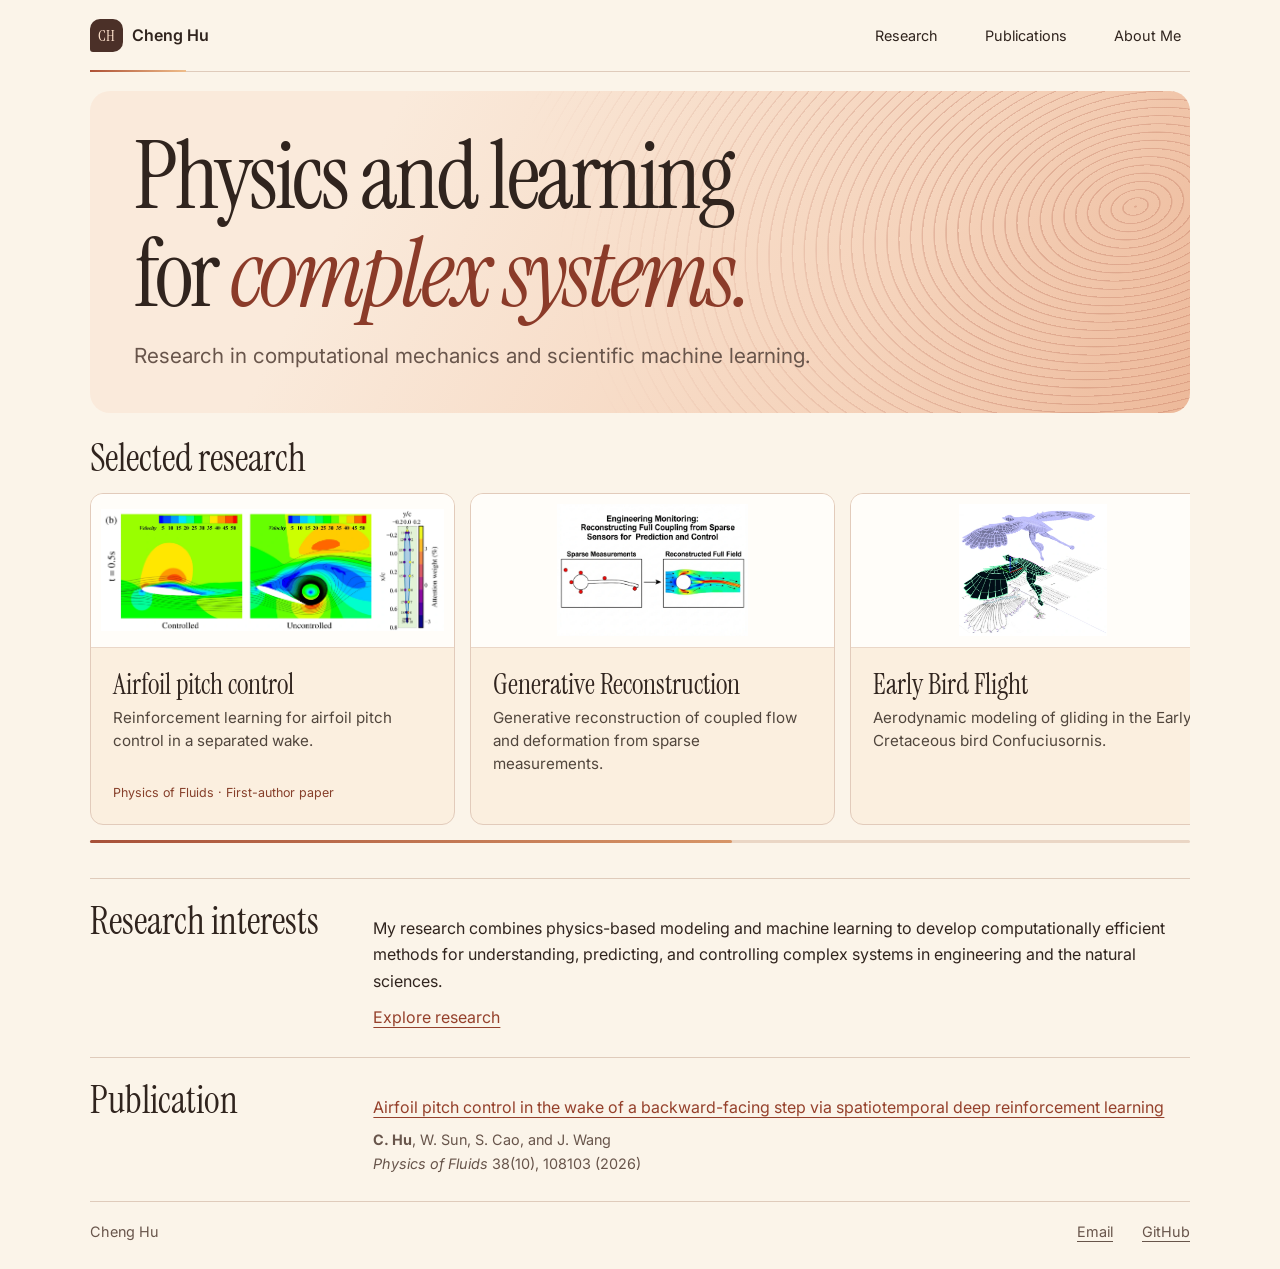
<file: index.html>
<!doctype html>
<html lang="en">
<head><meta charset="utf-8"><meta name="viewport" content="width=device-width, initial-scale=1"><meta name="description" content="Cheng Hu’s research in computational mechanics and scientific machine learning."><title>Home · Cheng Hu</title><link rel="stylesheet" href="style.css"><script src="research-rail.js" defer></script></head>
<body><a class="skip" href="#main">Skip to content</a>
<header class="shell top"><a class="brand" href="index.html"><span class="brand-mark" aria-hidden="true">CH</span>Cheng Hu</a><nav aria-label="Main navigation"><a href="research.html">Research</a><a href="publications.html">Publications</a><a href="about.html">About Me</a></nav></header>
<main id="main" class="shell"><section class="home-lead field-hero"><div class="flow-field" aria-hidden="true"></div><h1>Physics and learning<br>for <em>complex systems.</em></h1><p class="lead">Research in computational mechanics and scientific machine learning.</p></section><section class="research-board" aria-labelledby="selected-title"><div class="rail-heading"><h2 id="selected-title">Selected research</h2></div><ul class="project-rail" tabindex="0" aria-label="Research projects, scroll horizontally"><li><a class="rail-card" href="flow-control.html"><div class="panel-art"><img src="figures/wake-2.webp" alt="Controlled and uncontrolled airfoil wakes at initial separation" decoding="async"></div><div class="panel-caption"><h3>Airfoil pitch control</h3><p class="project-summary">Reinforcement learning for airfoil pitch control in a separated wake.</p><small class="project-credit">Physics of Fluids · First-author paper</small></div></a></li><li><a class="rail-card" href="scientific-ml.html"><div class="panel-art"><img src="figures/fsi-reconstruction.webp" alt="Flow field reconstruction from sparse observations" decoding="async"></div><div class="panel-caption"><h3>Generative Reconstruction</h3><p class="project-summary">Generative reconstruction of coupled flow and deformation from sparse measurements.</p></div></a></li><li><a class="rail-card" href="early-flight.html"><div class="panel-art"><img src="figures/bird-model.webp" alt="Confuciusornis reconstruction and computational mesh" decoding="async"></div><div class="panel-caption"><h3>Early Bird Flight</h3><p class="project-summary">Aerodynamic modeling of gliding in the Early Cretaceous bird Confuciusornis.</p></div></a></li><li><a class="rail-card" href="biomechanics.html"><div class="panel-art"><img src="figures/airway-rig.webp" alt="Patient-specific airway model and experimental setup" decoding="async"></div><div class="panel-caption"><h3>Biological Flows</h3><p class="project-summary">Experimental and computational modeling of pediatric upper airway mechanics.</p><small class="project-credit">Grand Prize · National College Student Medical Innovation Competition</small></div></a></li><li><a class="rail-card" href="porous-media.html"><div class="panel-art"><img src="figures/cigarette-geometry.webp" alt="Original schematic of cigarette segments, filter perforation, and paper inflow" decoding="async"></div><div class="panel-caption"><h3>Tobacco Flow Simulation Software</h3><p class="project-summary">Simulation of airflow, ventilation, and draw resistance in cigarettes.</p></div></a></li></ul><div class="rail-progress" aria-hidden="true"><span></span></div></section><section class="section"><h2>Research interests</h2><div><p>My research combines physics-based modeling and machine learning to develop computationally efficient methods for understanding, predicting, and controlling complex systems in engineering and the natural sciences.</p><a class="text-link section-link" href="research.html">Explore research</a></div></section><section class="section"><h2>Publication</h2><div><p><a class="text-link paper" href="https://doi.org/10.1063/5.0350633">Airfoil pitch control in the wake of a backward-facing step via spatiotemporal deep reinforcement learning</a></p><p class="citation"><strong>C. Hu</strong>, W. Sun, S. Cao, and J. Wang<br><i>Physics of Fluids</i> 38(10), 108103 (2026)</p></div></section></main>
<footer class="shell footer"><span>Cheng Hu</span><div><a href="mailto:corleone@mail.sdu.edu.cn">Email</a> <a href="https://github.com/Pianocoder7">GitHub</a></div></footer></body></html>
</file>
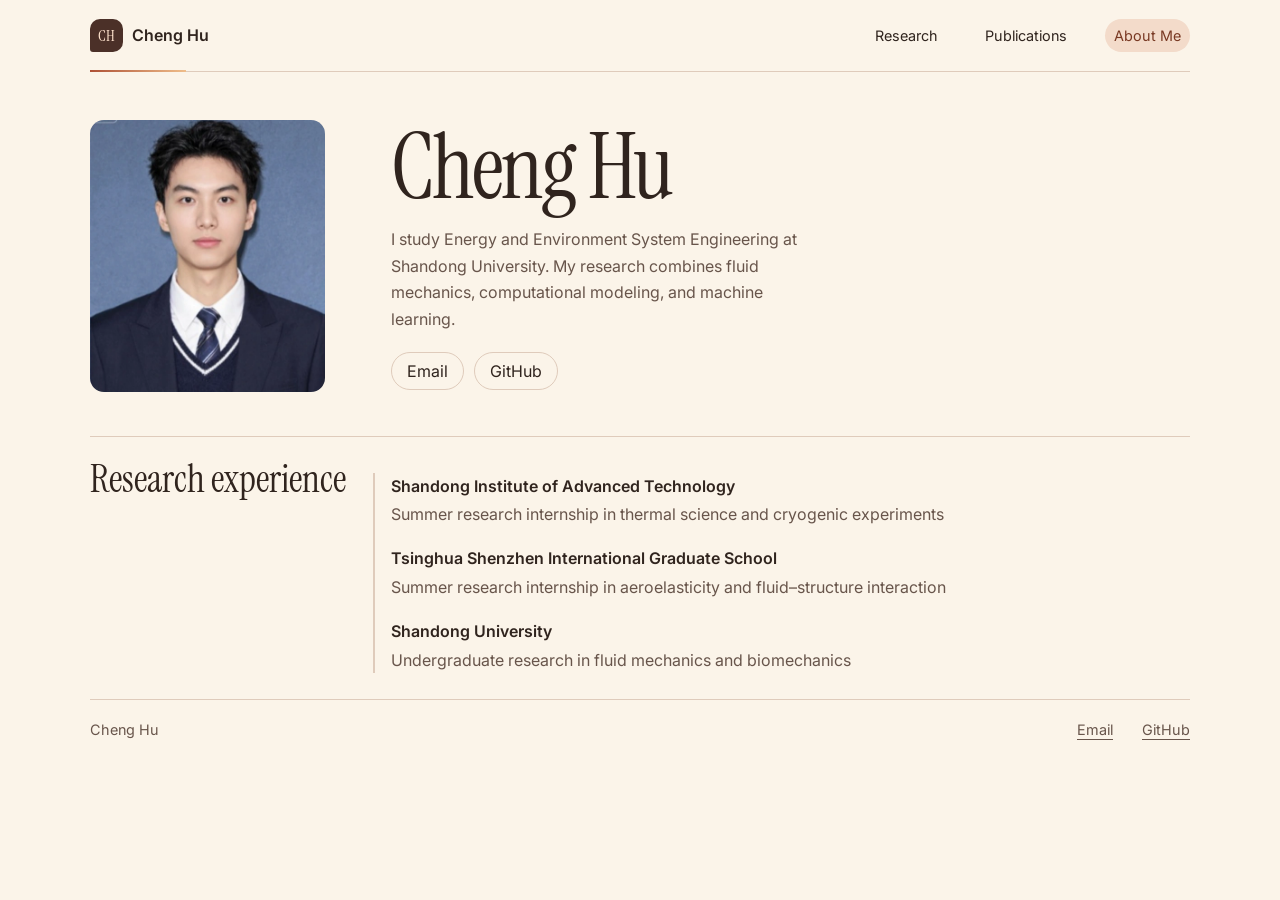
<file: about.html>
<!doctype html>
<html lang="en">
<head><meta charset="utf-8"><meta name="viewport" content="width=device-width, initial-scale=1"><meta name="description" content="Cheng Hu’s research in computational mechanics and scientific machine learning."><title>About Me · Cheng Hu</title><link rel="stylesheet" href="style.css"></head>
<body><a class="skip" href="#main">Skip to content</a>
<header class="shell top"><a class="brand" href="index.html"><span class="brand-mark" aria-hidden="true">CH</span>Cheng Hu</a><nav aria-label="Main navigation"><a href="research.html">Research</a><a href="publications.html">Publications</a><a href="about.html" aria-current="page">About Me</a></nav></header>
<main id="main" class="shell"><section class="about-profile">
<figure class="portrait"><img src="figures/cheng-hu.webp" alt="Portrait of Cheng Hu" width="519" height="600"></figure>
<div class="profile-text"><h1>Cheng Hu</h1><p class="profile-bio">I study Energy and Environment System Engineering at Shandong University. My research combines fluid mechanics, computational modeling, and machine learning.</p>
<div class="profile-contact"><a href="mailto:corleone@mail.sdu.edu.cn">Email</a><a href="https://github.com/Pianocoder7">GitHub</a></div></div>
</section>
<section class="section experience"><h2>Research experience</h2><dl>
<div><dt>Shandong Institute of Advanced Technology</dt><dd>Summer research internship in thermal science and cryogenic experiments</dd></div>
<div><dt>Tsinghua Shenzhen International Graduate School</dt><dd>Summer research internship in aeroelasticity and fluid–structure interaction</dd></div>
<div><dt>Shandong University</dt><dd>Undergraduate research in fluid mechanics and biomechanics</dd></div>
</dl></section></main>
<footer class="shell footer"><span>Cheng Hu</span><div><a href="mailto:corleone@mail.sdu.edu.cn">Email</a> <a href="https://github.com/Pianocoder7">GitHub</a></div></footer></body></html>
</file>
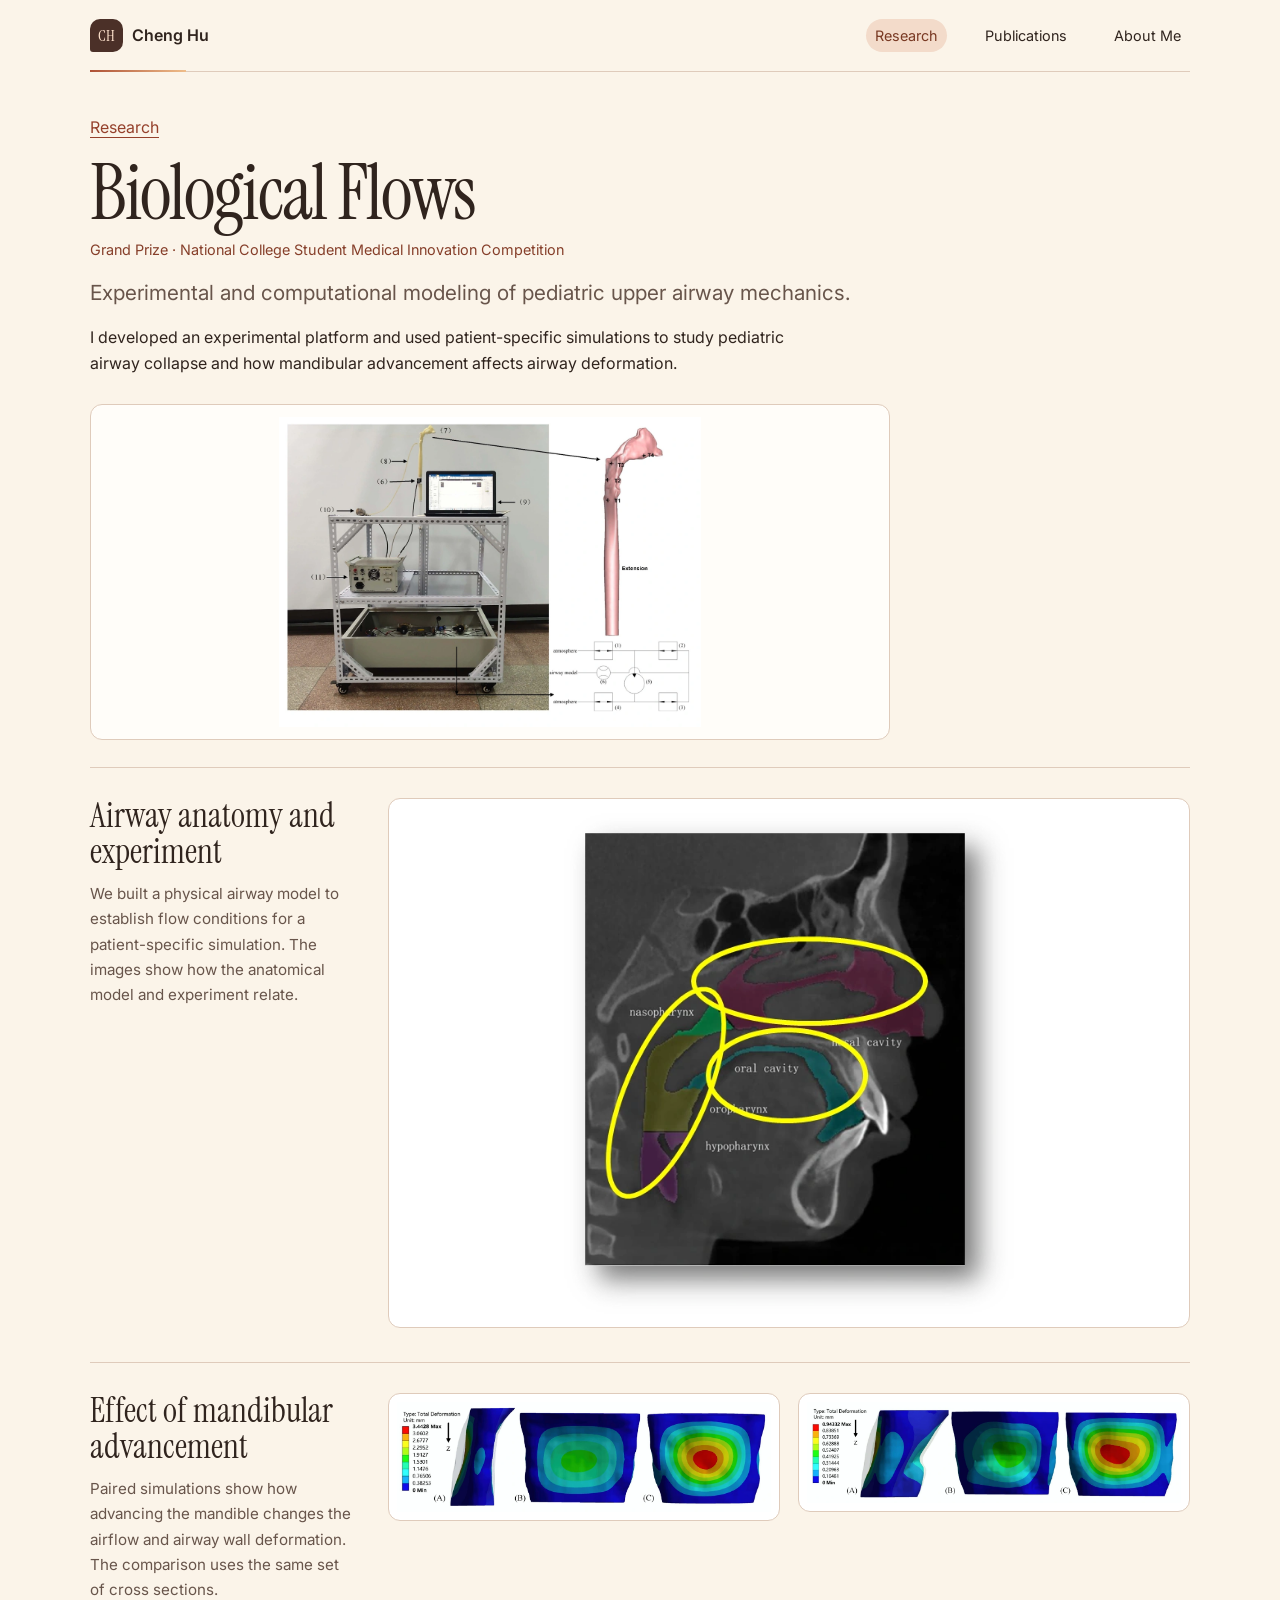
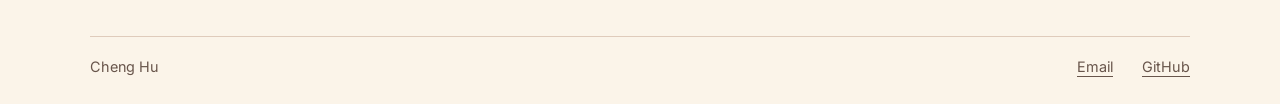
<file: biomechanics.html>
<!doctype html>
<html lang="en">
<head><meta charset="utf-8"><meta name="viewport" content="width=device-width, initial-scale=1"><meta name="description" content="Cheng Hu’s research in computational mechanics and scientific machine learning."><title>Biological Flows · Cheng Hu</title><link rel="stylesheet" href="style.css"></head>
<body><a class="skip" href="#main">Skip to content</a>
<header class="shell top"><a class="brand" href="index.html"><span class="brand-mark" aria-hidden="true">CH</span>Cheng Hu</a><nav aria-label="Main navigation"><a href="research.html" aria-current="page">Research</a><a href="publications.html">Publications</a><a href="about.html">About Me</a></nav></header>
<main id="main" class="shell"><section class="page-head"><a class="text-link" href="research.html">Research</a><h1>Biological Flows</h1><small class="project-credit">Grand Prize · National College Student Medical Innovation Competition</small><p class="lead">Experimental and computational modeling of pediatric upper airway mechanics.</p><p class="project-copy">I developed an experimental platform and used patient-specific simulations to study pediatric airway collapse and how mandibular advancement affects airway deformation.</p></section><figure class="project-cover"><a href="figures/airway-rig.webp" aria-label="Open full research figure"><img src="figures/airway-rig.webp" alt="Patient-specific airway model and experimental setup" decoding="async"></a></figure><section class="study-block"><div class="study-text"><h2>Airway anatomy and experiment</h2><p>We built a physical airway model to establish flow conditions for a patient-specific simulation. The images show how the anatomical model and experiment relate.</p></div><div class="study-figures" data-panels="2"><figure><a href="figures/airway-anatomy.webp" aria-label="Open full image: Patient-specific airway geometry"><img src="figures/airway-anatomy.webp" alt="Patient-specific airway geometry" decoding="async"></a></figure></div></section><section class="study-block"><div class="study-text"><h2>Effect of mandibular advancement</h2><p>Paired simulations show how advancing the mandible changes the airflow and airway wall deformation. The comparison uses the same set of cross sections.</p></div><div class="study-figures" data-panels="2"><figure><a href="figures/airway-baseline.webp" aria-label="Open full image: Baseline airway simulation"><img src="figures/airway-baseline.webp" alt="Baseline airway simulation" decoding="async"></a></figure><figure><a href="figures/airway-advanced.webp" aria-label="Open full image: Simulation after mandibular advancement"><img src="figures/airway-advanced.webp" alt="Simulation after mandibular advancement" decoding="async"></a></figure></div></section></main>
<footer class="shell footer"><span>Cheng Hu</span><div><a href="mailto:corleone@mail.sdu.edu.cn">Email</a> <a href="https://github.com/Pianocoder7">GitHub</a></div></footer></body></html>
</file>
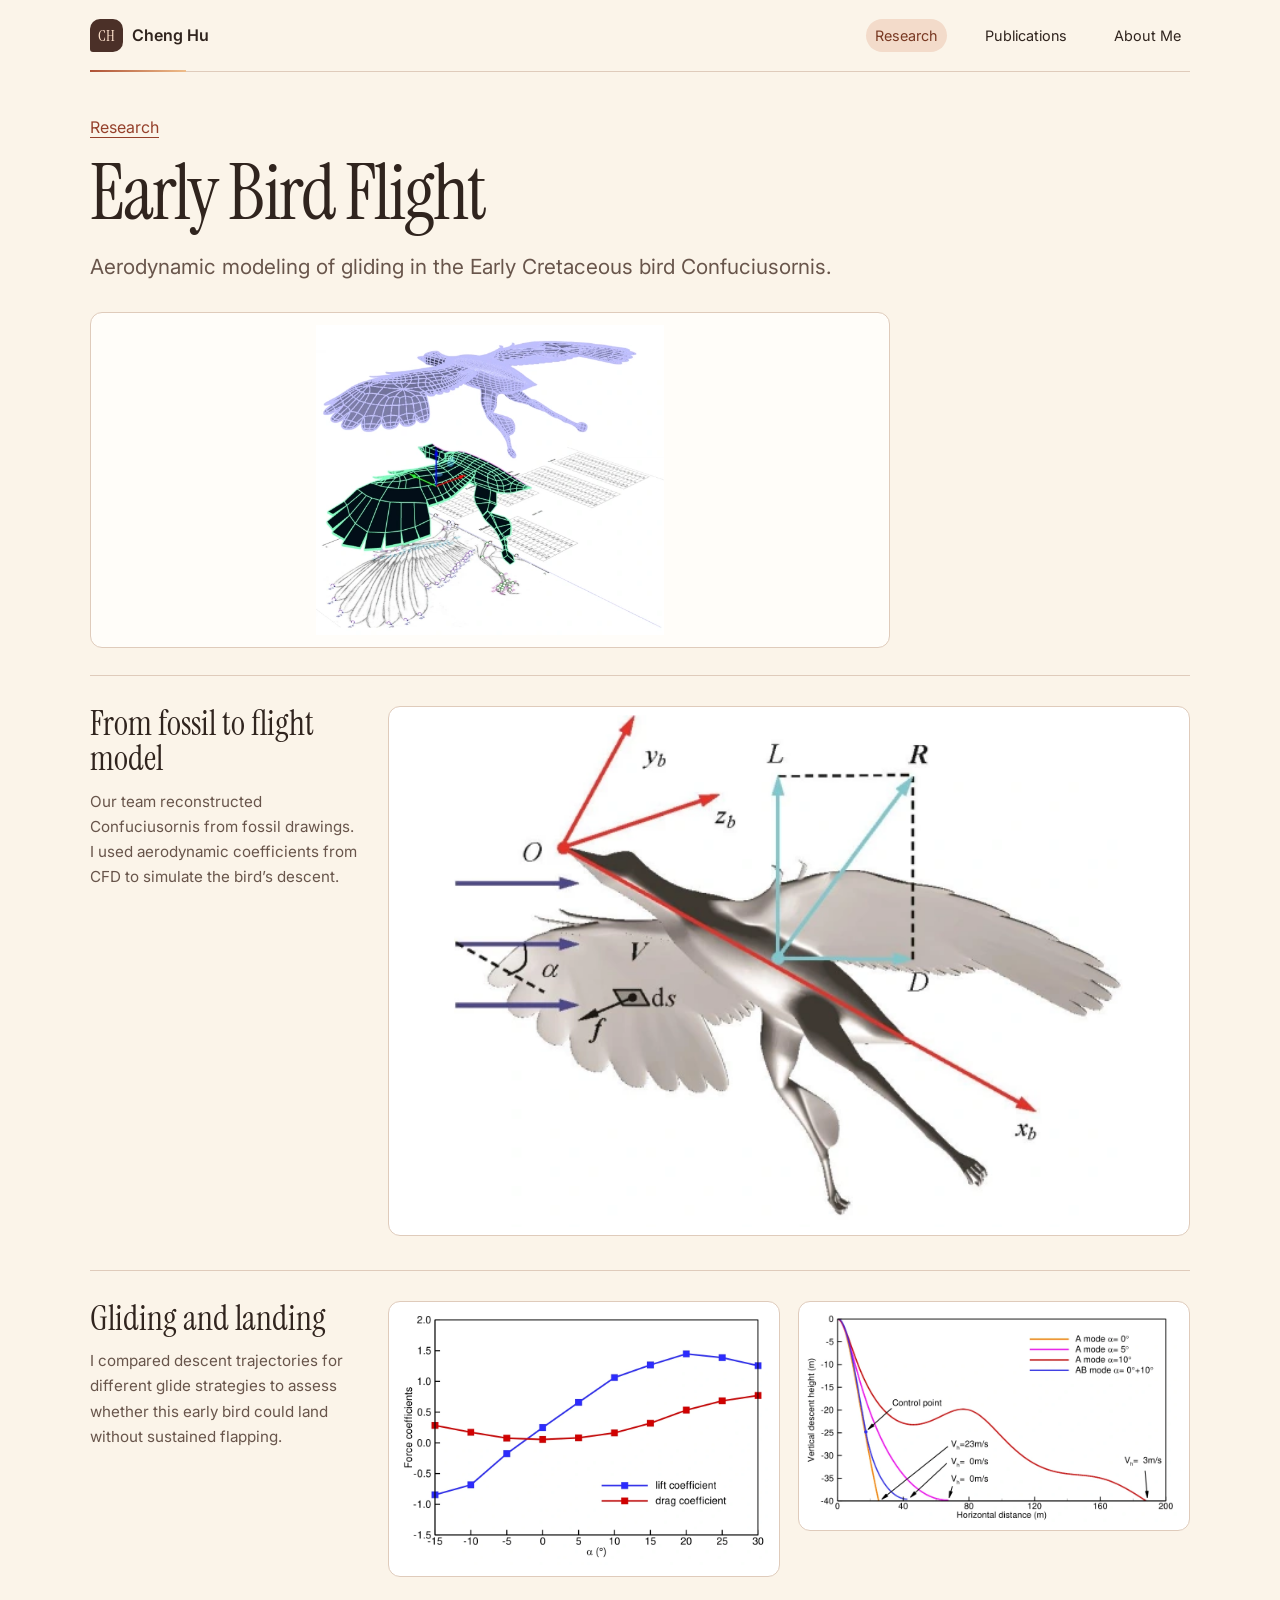
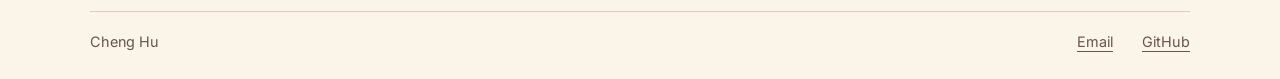
<file: early-flight.html>
<!doctype html>
<html lang="en">
<head><meta charset="utf-8"><meta name="viewport" content="width=device-width, initial-scale=1"><meta name="description" content="Cheng Hu’s research in computational mechanics and scientific machine learning."><title>Early Bird Flight · Cheng Hu</title><link rel="stylesheet" href="style.css"></head>
<body><a class="skip" href="#main">Skip to content</a>
<header class="shell top"><a class="brand" href="index.html"><span class="brand-mark" aria-hidden="true">CH</span>Cheng Hu</a><nav aria-label="Main navigation"><a href="research.html" aria-current="page">Research</a><a href="publications.html">Publications</a><a href="about.html">About Me</a></nav></header>
<main id="main" class="shell"><section class="page-head"><a class="text-link" href="research.html">Research</a><h1>Early Bird Flight</h1><p class="lead">Aerodynamic modeling of gliding in the Early Cretaceous bird Confuciusornis.</p></section><figure class="project-cover"><a href="figures/bird-model.webp" aria-label="Open full research figure"><img src="figures/bird-model.webp" alt="Confuciusornis reconstruction and computational mesh" decoding="async"></a></figure><section class="study-block"><div class="study-text"><h2>From fossil to flight model</h2><p>Our team reconstructed Confuciusornis from fossil drawings. I used aerodynamic coefficients from CFD to simulate the bird’s descent.</p></div><div class="study-figures"><figure><a href="figures/bird-force.webp" aria-label="Open full image: Forces and angles used in the flight model"><img src="figures/bird-force.webp" alt="Forces and angles used in the flight model" decoding="async"></a></figure></div></section><section class="study-block"><div class="study-text"><h2>Gliding and landing</h2><p>I compared descent trajectories for different glide strategies to assess whether this early bird could land without sustained flapping.</p></div><div class="study-figures"><figure><a href="figures/bird-coefficients.webp" aria-label="Open full image: Lift and drag coefficients across angles of attack"><img src="figures/bird-coefficients.webp" alt="Lift and drag coefficients across angles of attack" decoding="async"></a></figure><figure><a href="figures/bird-trajectories.webp" aria-label="Open full image: Simulated descent trajectories for different glide strategies"><img src="figures/bird-trajectories.webp" alt="Simulated descent trajectories for different glide strategies" decoding="async"></a></figure></div></section></main>
<footer class="shell footer"><span>Cheng Hu</span><div><a href="mailto:corleone@mail.sdu.edu.cn">Email</a> <a href="https://github.com/Pianocoder7">GitHub</a></div></footer></body></html>
</file>
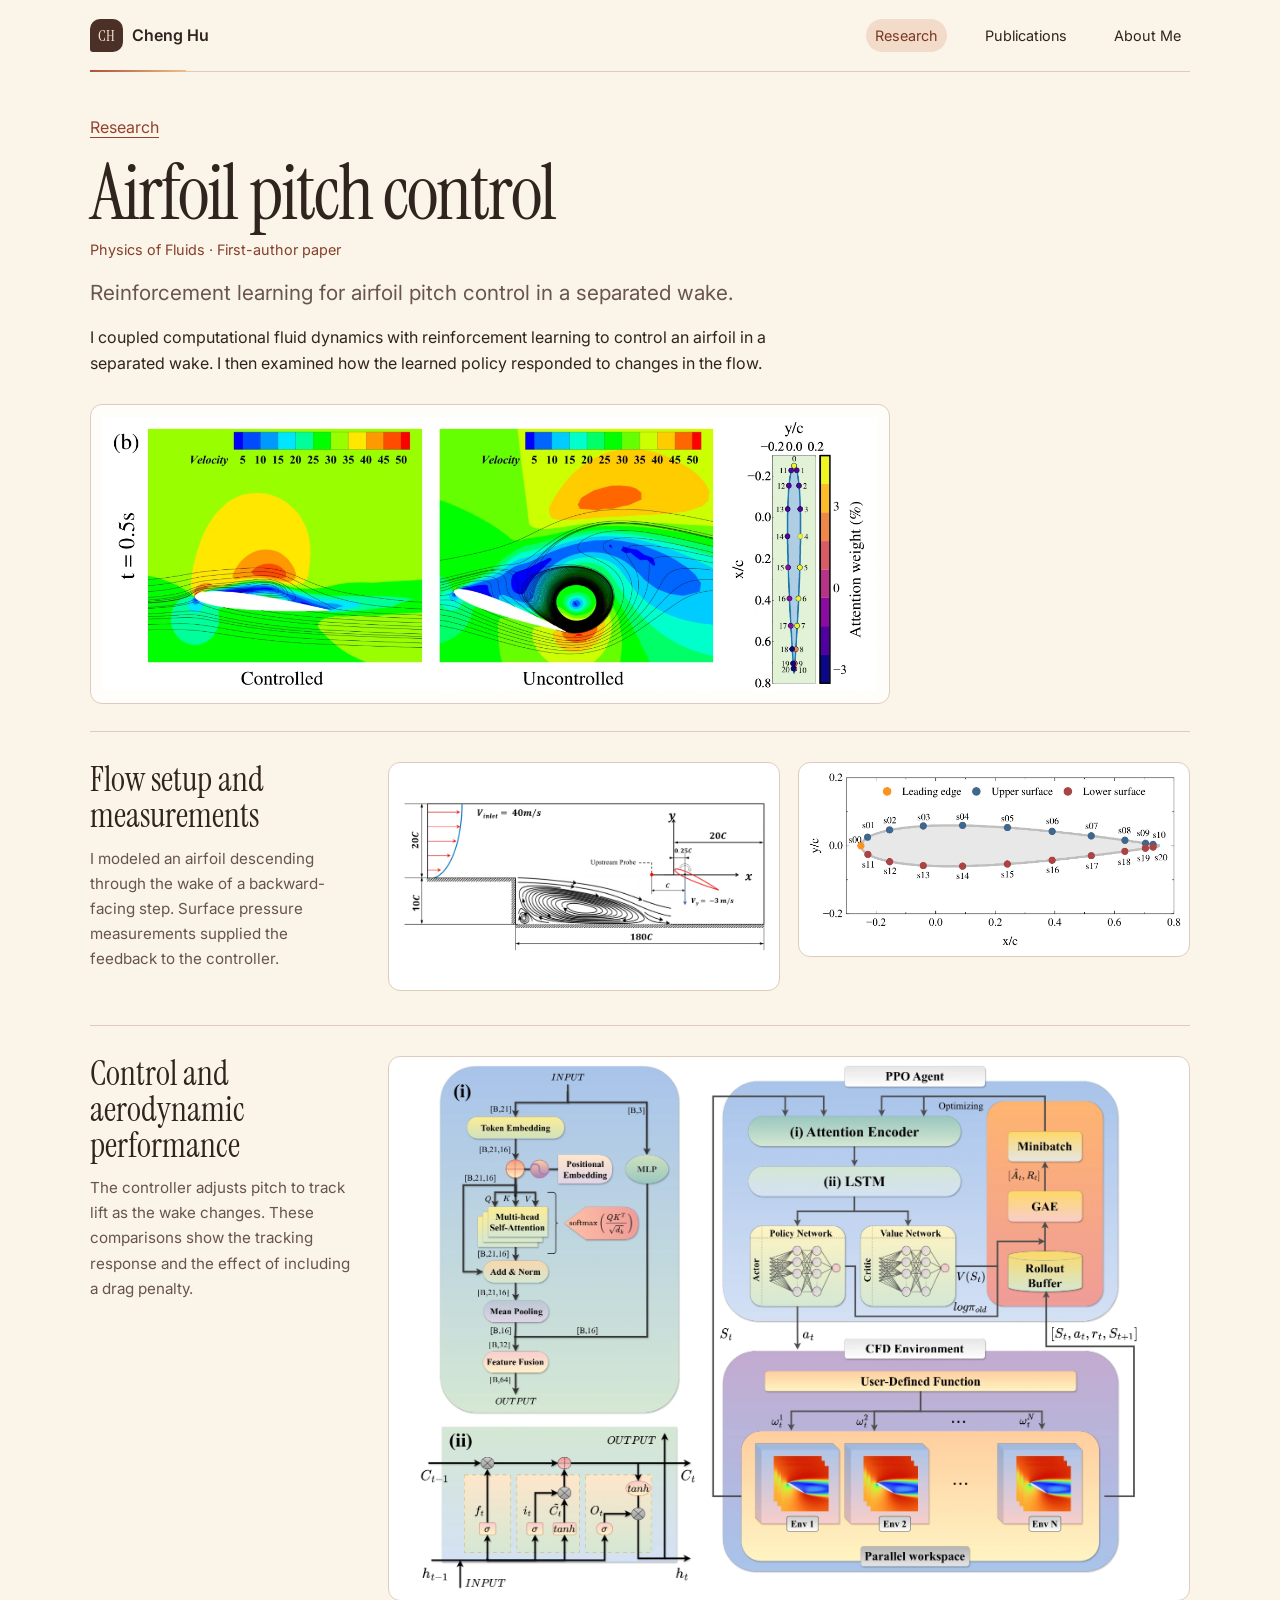
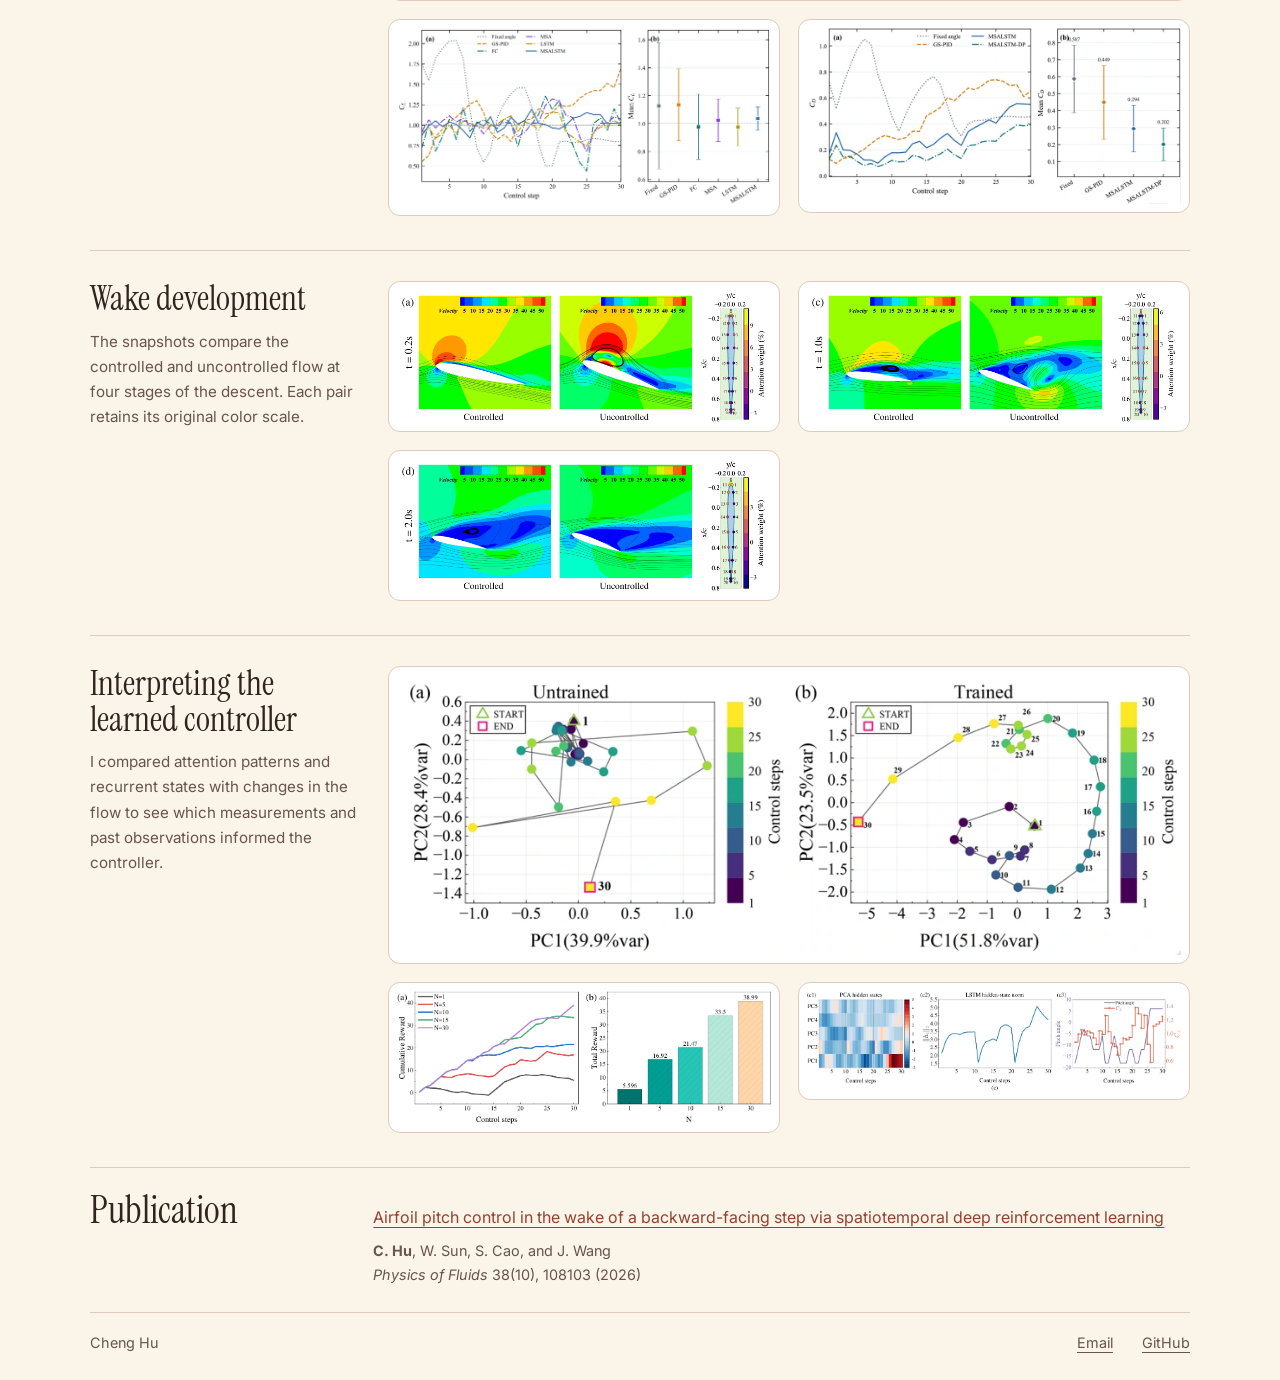
<file: flow-control.html>
<!doctype html>
<html lang="en">
<head><meta charset="utf-8"><meta name="viewport" content="width=device-width, initial-scale=1"><meta name="description" content="Cheng Hu’s research in computational mechanics and scientific machine learning."><title>Airfoil pitch control · Cheng Hu</title><link rel="stylesheet" href="style.css"></head>
<body><a class="skip" href="#main">Skip to content</a>
<header class="shell top"><a class="brand" href="index.html"><span class="brand-mark" aria-hidden="true">CH</span>Cheng Hu</a><nav aria-label="Main navigation"><a href="research.html" aria-current="page">Research</a><a href="publications.html">Publications</a><a href="about.html">About Me</a></nav></header>
<main id="main" class="shell"><section class="page-head"><a class="text-link" href="research.html">Research</a><h1>Airfoil pitch control</h1><small class="project-credit">Physics of Fluids · First-author paper</small><p class="lead">Reinforcement learning for airfoil pitch control in a separated wake.</p><p class="project-copy">I coupled computational fluid dynamics with reinforcement learning to control an airfoil in a separated wake. I then examined how the learned policy responded to changes in the flow.</p></section><figure class="project-cover"><a href="figures/wake-2.webp" aria-label="Open full research figure"><img src="figures/wake-2.webp" alt="Controlled and uncontrolled airfoil wakes at initial separation" decoding="async"></a></figure><section class="study-block"><div class="study-text"><h2>Flow setup and measurements</h2><p>I modeled an airfoil descending through the wake of a backward-facing step. Surface pressure measurements supplied the feedback to the controller.</p></div><div class="study-figures" data-panels="2"><figure><a href="figures/flow-setup.webp" aria-label="Open full image: Computational domain and descent trajectory"><img src="figures/flow-setup.webp" alt="Computational domain and descent trajectory" decoding="async"></a></figure><figure><a href="figures/flow-sensors.webp" aria-label="Open full image: Surface pressure measurement locations"><img src="figures/flow-sensors.webp" alt="Surface pressure measurement locations" decoding="async"></a></figure></div></section><section class="study-block"><div class="study-text"><h2>Control and aerodynamic performance</h2><p>The controller adjusts pitch to track lift as the wake changes. These comparisons show the tracking response and the effect of including a drag penalty.</p></div><div class="study-figures" data-panels="3"><figure><a href="figures/flow-controller.webp" aria-label="Open full image: Control architecture and CFD training loop"><img src="figures/flow-controller.webp" alt="Control architecture and CFD training loop" decoding="async"></a></figure><figure><a href="figures/flow-lift.webp" aria-label="Open full image: Lift tracking comparison"><img src="figures/flow-lift.webp" alt="Lift tracking comparison" decoding="async"></a></figure><figure><a href="figures/flow-drag.webp" aria-label="Open full image: Aerodynamic performance with a drag penalty"><img src="figures/flow-drag.webp" alt="Aerodynamic performance with a drag penalty" decoding="async"></a></figure></div></section><section class="study-block"><div class="study-text"><h2>Wake development</h2><p>The snapshots compare the controlled and uncontrolled flow at four stages of the descent. Each pair retains its original color scale.</p></div><div class="study-figures" data-panels="4"><figure><a href="figures/wake-1.webp" aria-label="Open full image: Strong inflow"><img src="figures/wake-1.webp" alt="Strong inflow" decoding="async"></a></figure><figure><a href="figures/wake-3.webp" aria-label="Open full image: Large separation"><img src="figures/wake-3.webp" alt="Large separation" decoding="async"></a></figure><figure><a href="figures/wake-4.webp" aria-label="Open full image: Deep stall"><img src="figures/wake-4.webp" alt="Deep stall" decoding="async"></a></figure></div></section><section class="study-block"><div class="study-text"><h2>Interpreting the learned controller</h2><p>I compared attention patterns and recurrent states with changes in the flow to see which measurements and past observations informed the controller.</p></div><div class="study-figures" data-panels="3"><figure><a href="figures/flow-attention.webp" aria-label="Open full image: Attention distribution across sensor positions"><img src="figures/flow-attention.webp" alt="Attention distribution across sensor positions" decoding="async"></a></figure><figure><a href="figures/flow-ablation.webp" aria-label="Open full image: Comparison of controller variants"><img src="figures/flow-ablation.webp" alt="Comparison of controller variants" decoding="async"></a></figure><figure><a href="figures/flow-state.webp" aria-label="Open full image: Sensor attention and predicted response over time"><img src="figures/flow-state.webp" alt="Sensor attention and predicted response over time" decoding="async"></a></figure></div></section><section class="section"><h2>Publication</h2><div><p><a class="text-link paper" href="https://doi.org/10.1063/5.0350633">Airfoil pitch control in the wake of a backward-facing step via spatiotemporal deep reinforcement learning</a></p><p class="citation"><strong>C. Hu</strong>, W. Sun, S. Cao, and J. Wang<br><i>Physics of Fluids</i> 38(10), 108103 (2026)</p></div></section></main>
<footer class="shell footer"><span>Cheng Hu</span><div><a href="mailto:corleone@mail.sdu.edu.cn">Email</a> <a href="https://github.com/Pianocoder7">GitHub</a></div></footer></body></html>
</file>
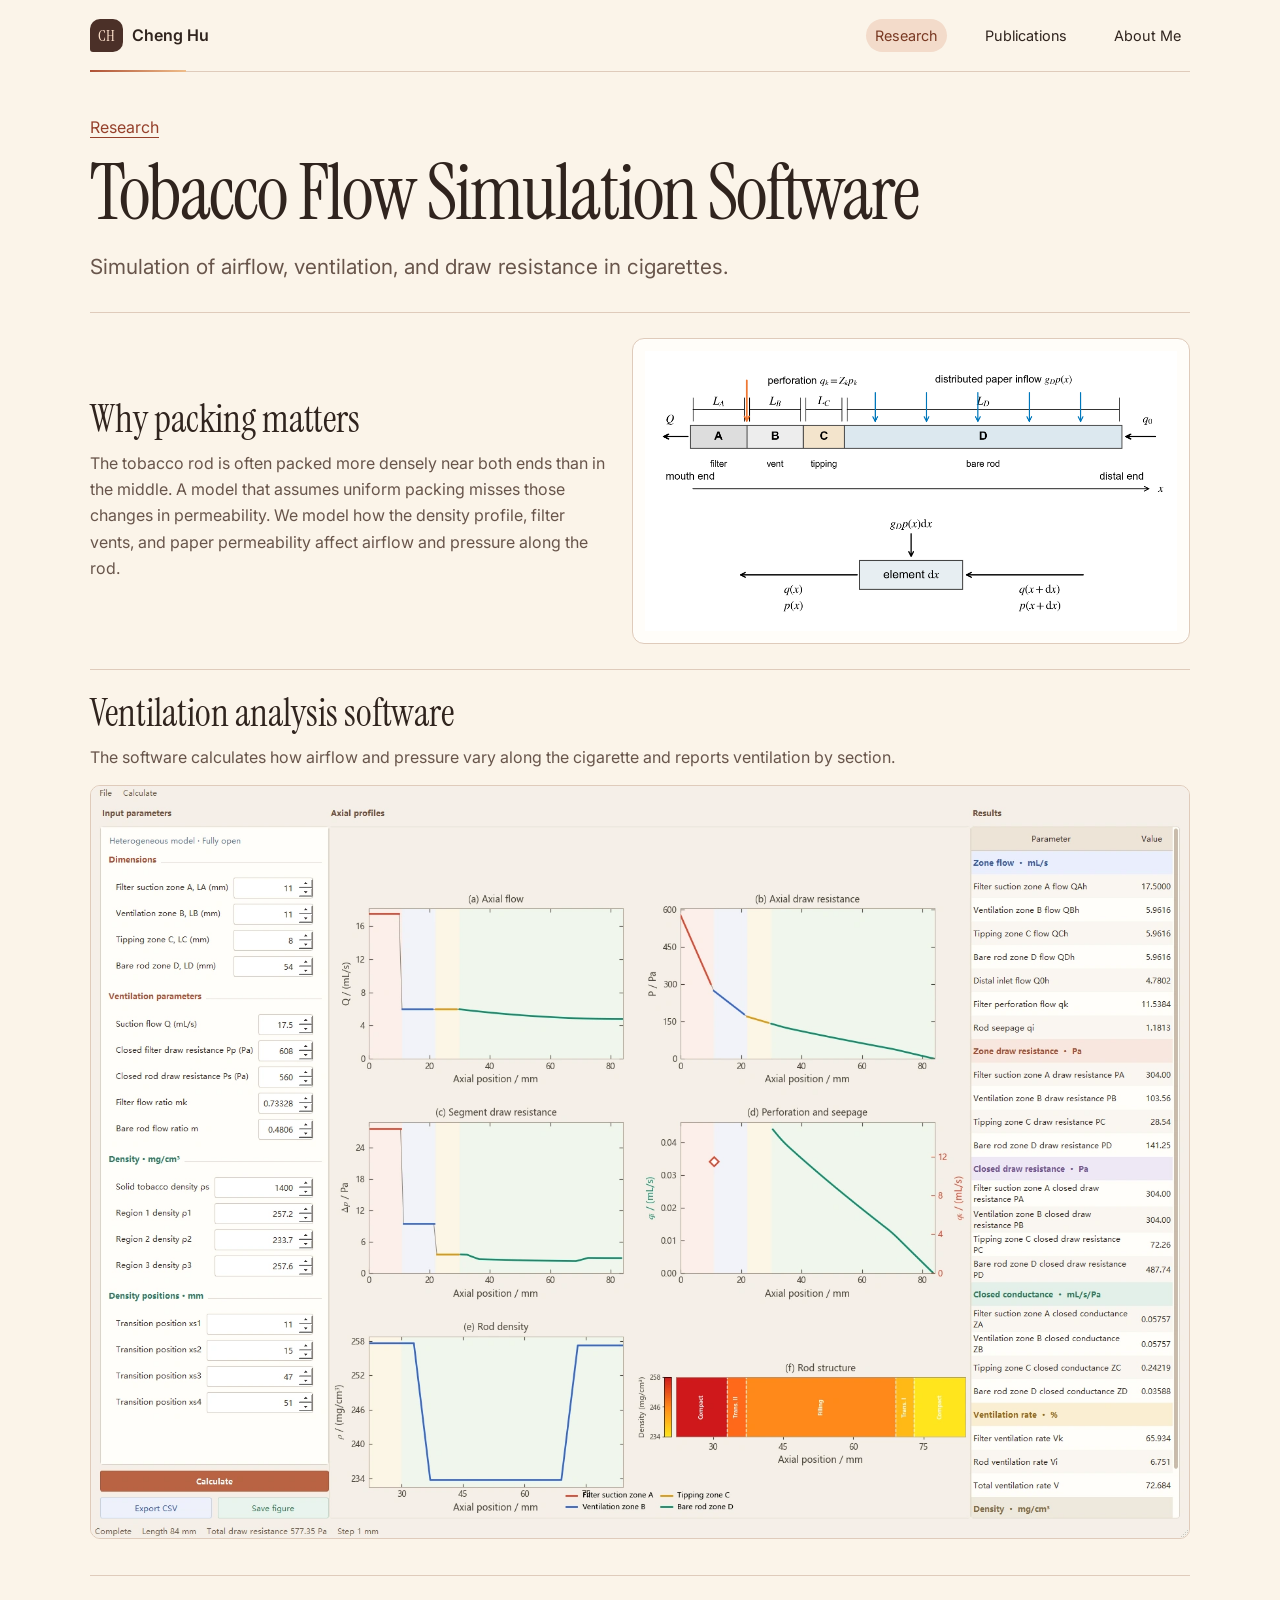
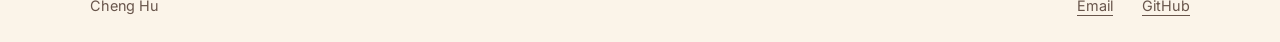
<file: porous-media.html>
<!doctype html>
<html lang="en">
<head><meta charset="utf-8"><meta name="viewport" content="width=device-width, initial-scale=1"><meta name="description" content="Cheng Hu’s research in computational mechanics and scientific machine learning."><title>Tobacco Flow Simulation Software · Cheng Hu</title><link rel="stylesheet" href="style.css"></head>
<body><a class="skip" href="#main">Skip to content</a>
<header class="shell top"><a class="brand" href="index.html"><span class="brand-mark" aria-hidden="true">CH</span>Cheng Hu</a><nav aria-label="Main navigation"><a href="research.html" aria-current="page">Research</a><a href="publications.html">Publications</a><a href="about.html">About Me</a></nav></header>
<main id="main" class="shell"><section class="page-head"><a class="text-link" href="research.html">Research</a><h1>Tobacco Flow Simulation Software</h1><p class="lead">Simulation of airflow, ventilation, and draw resistance in cigarettes.</p></section>
<section class="smoke-story"><div><h2>Why packing matters</h2><p>The tobacco rod is often packed more densely near both ends than in the middle. A model that assumes uniform packing misses those changes in permeability. We model how the density profile, filter vents, and paper permeability affect airflow and pressure along the rod.</p></div>
<figure class="project-cover"><a href="figures/cigarette-geometry.webp" aria-label="Open full research figure"><img src="figures/cigarette-geometry.webp" alt="Original schematic of cigarette segments, filter perforation, and paper inflow" decoding="async"></a></figure></section>
<section class="software-story"><h2>Ventilation analysis software</h2><p>The software calculates how airflow and pressure vary along the cigarette and reports ventilation by section.</p><figure><a href="figures/smoke-software-en.webp" aria-label="Open the full ventilation simulation results"><img src="figures/smoke-software-en.webp" width="1680" height="1150" alt="Tobacco ventilation software with inputs, flow and pressure plots, and a density profile"></a></figure></section></main>
<footer class="shell footer"><span>Cheng Hu</span><div><a href="mailto:corleone@mail.sdu.edu.cn">Email</a> <a href="https://github.com/Pianocoder7">GitHub</a></div></footer></body></html>
</file>
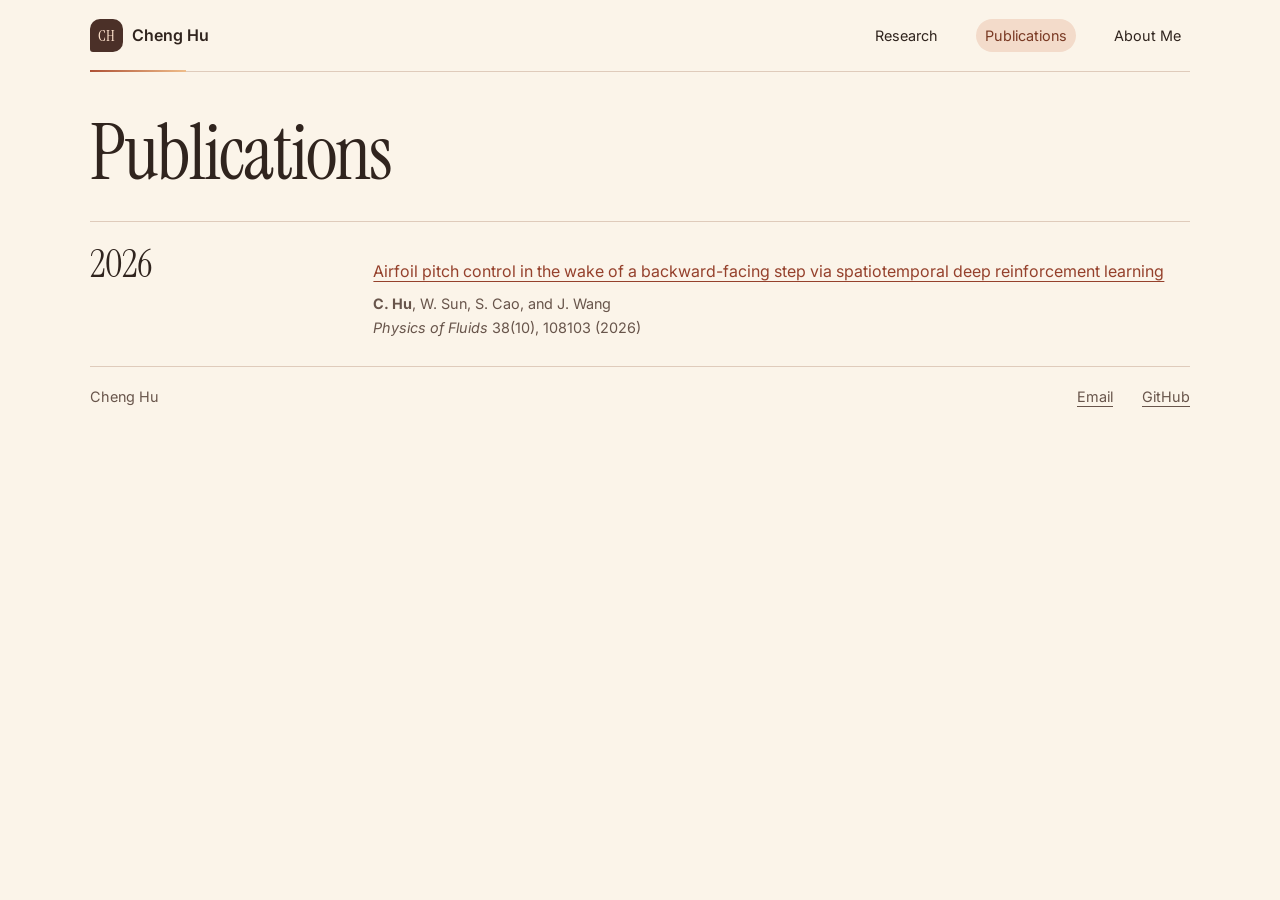
<file: publications.html>
<!doctype html>
<html lang="en">
<head><meta charset="utf-8"><meta name="viewport" content="width=device-width, initial-scale=1"><meta name="description" content="Cheng Hu’s research in computational mechanics and scientific machine learning."><title>Publications · Cheng Hu</title><link rel="stylesheet" href="style.css"></head>
<body><a class="skip" href="#main">Skip to content</a>
<header class="shell top"><a class="brand" href="index.html"><span class="brand-mark" aria-hidden="true">CH</span>Cheng Hu</a><nav aria-label="Main navigation"><a href="research.html">Research</a><a href="publications.html" aria-current="page">Publications</a><a href="about.html">About Me</a></nav></header>
<main id="main" class="shell"><section class="page-head"><h1>Publications</h1></section><section class="section"><h2>2026</h2><div><p><a class="text-link paper" href="https://doi.org/10.1063/5.0350633">Airfoil pitch control in the wake of a backward-facing step via spatiotemporal deep reinforcement learning</a></p><p class="citation"><strong>C. Hu</strong>, W. Sun, S. Cao, and J. Wang<br><i>Physics of Fluids</i> 38(10), 108103 (2026)</p></div></section></main>
<footer class="shell footer"><span>Cheng Hu</span><div><a href="mailto:corleone@mail.sdu.edu.cn">Email</a> <a href="https://github.com/Pianocoder7">GitHub</a></div></footer></body></html>
</file>
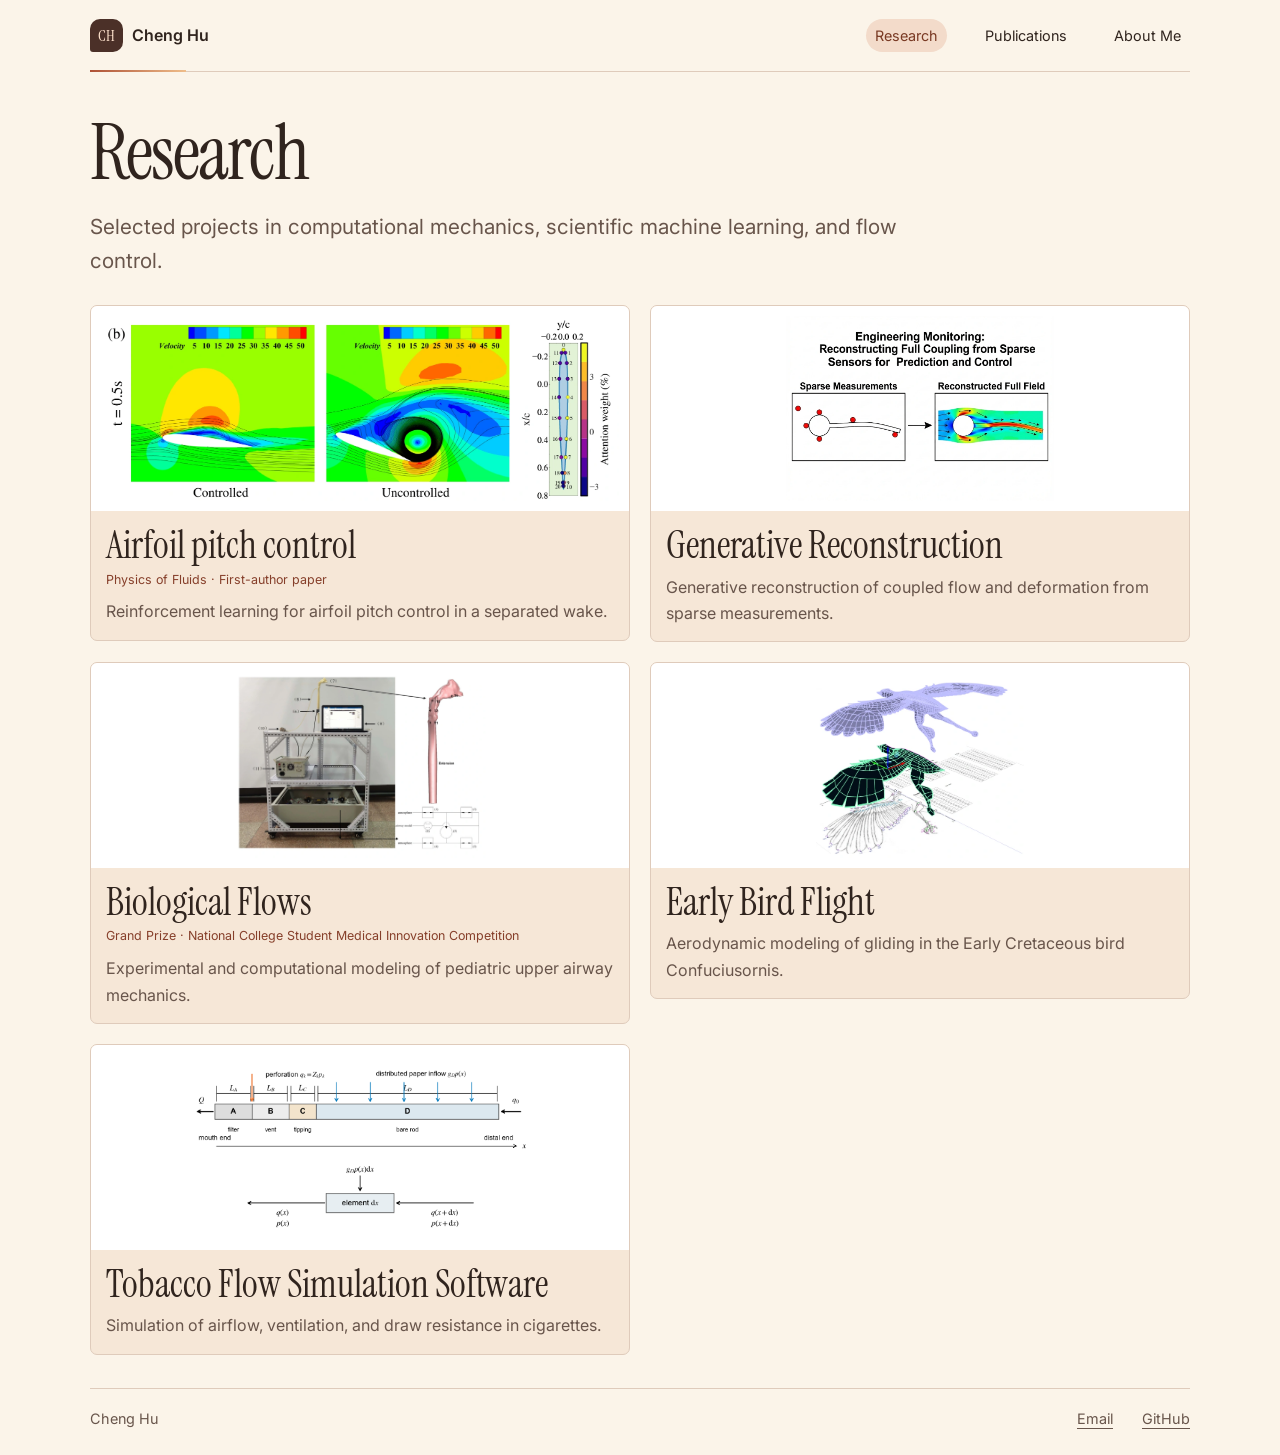
<file: research.html>
<!doctype html>
<html lang="en">
<head><meta charset="utf-8"><meta name="viewport" content="width=device-width, initial-scale=1"><meta name="description" content="Cheng Hu’s research in computational mechanics and scientific machine learning."><title>Research · Cheng Hu</title><link rel="stylesheet" href="style.css"></head>
<body><a class="skip" href="#main">Skip to content</a>
<header class="shell top"><a class="brand" href="index.html"><span class="brand-mark" aria-hidden="true">CH</span>Cheng Hu</a><nav aria-label="Main navigation"><a href="research.html" aria-current="page">Research</a><a href="publications.html">Publications</a><a href="about.html">About Me</a></nav></header>
<main id="main" class="shell"><section class="page-head"><h1>Research</h1><p class="lead">Selected projects in computational mechanics, scientific machine learning, and flow control.</p></section><div class="research-grid"><article class="research-card"><a href="flow-control.html"><img src="figures/wake-2.webp" alt="Controlled and uncontrolled airfoil wakes at initial separation" decoding="async"><div><h3>Airfoil pitch control</h3><small class="project-credit">Physics of Fluids · First-author paper</small><p>Reinforcement learning for airfoil pitch control in a separated wake.</p></div></a></article><article class="research-card"><a href="scientific-ml.html"><img src="figures/fsi-reconstruction.webp" alt="Flow field reconstruction from sparse observations" decoding="async"><div><h3>Generative Reconstruction</h3><p>Generative reconstruction of coupled flow and deformation from sparse measurements.</p></div></a></article><article class="research-card"><a href="biomechanics.html"><img src="figures/airway-rig.webp" alt="Patient-specific airway model and experimental setup" decoding="async"><div><h3>Biological Flows</h3><small class="project-credit">Grand Prize · National College Student Medical Innovation Competition</small><p>Experimental and computational modeling of pediatric upper airway mechanics.</p></div></a></article><article class="research-card"><a href="early-flight.html"><img src="figures/bird-model.webp" alt="Confuciusornis reconstruction and computational mesh" decoding="async"><div><h3>Early Bird Flight</h3><p>Aerodynamic modeling of gliding in the Early Cretaceous bird Confuciusornis.</p></div></a></article><article class="research-card"><a href="porous-media.html"><img src="figures/cigarette-geometry.webp" alt="Original schematic of cigarette segments, filter perforation, and paper inflow" decoding="async"><div><h3>Tobacco Flow Simulation Software</h3><p>Simulation of airflow, ventilation, and draw resistance in cigarettes.</p></div></a></article></div></main>
<footer class="shell footer"><span>Cheng Hu</span><div><a href="mailto:corleone@mail.sdu.edu.cn">Email</a> <a href="https://github.com/Pianocoder7">GitHub</a></div></footer></body></html>
</file>
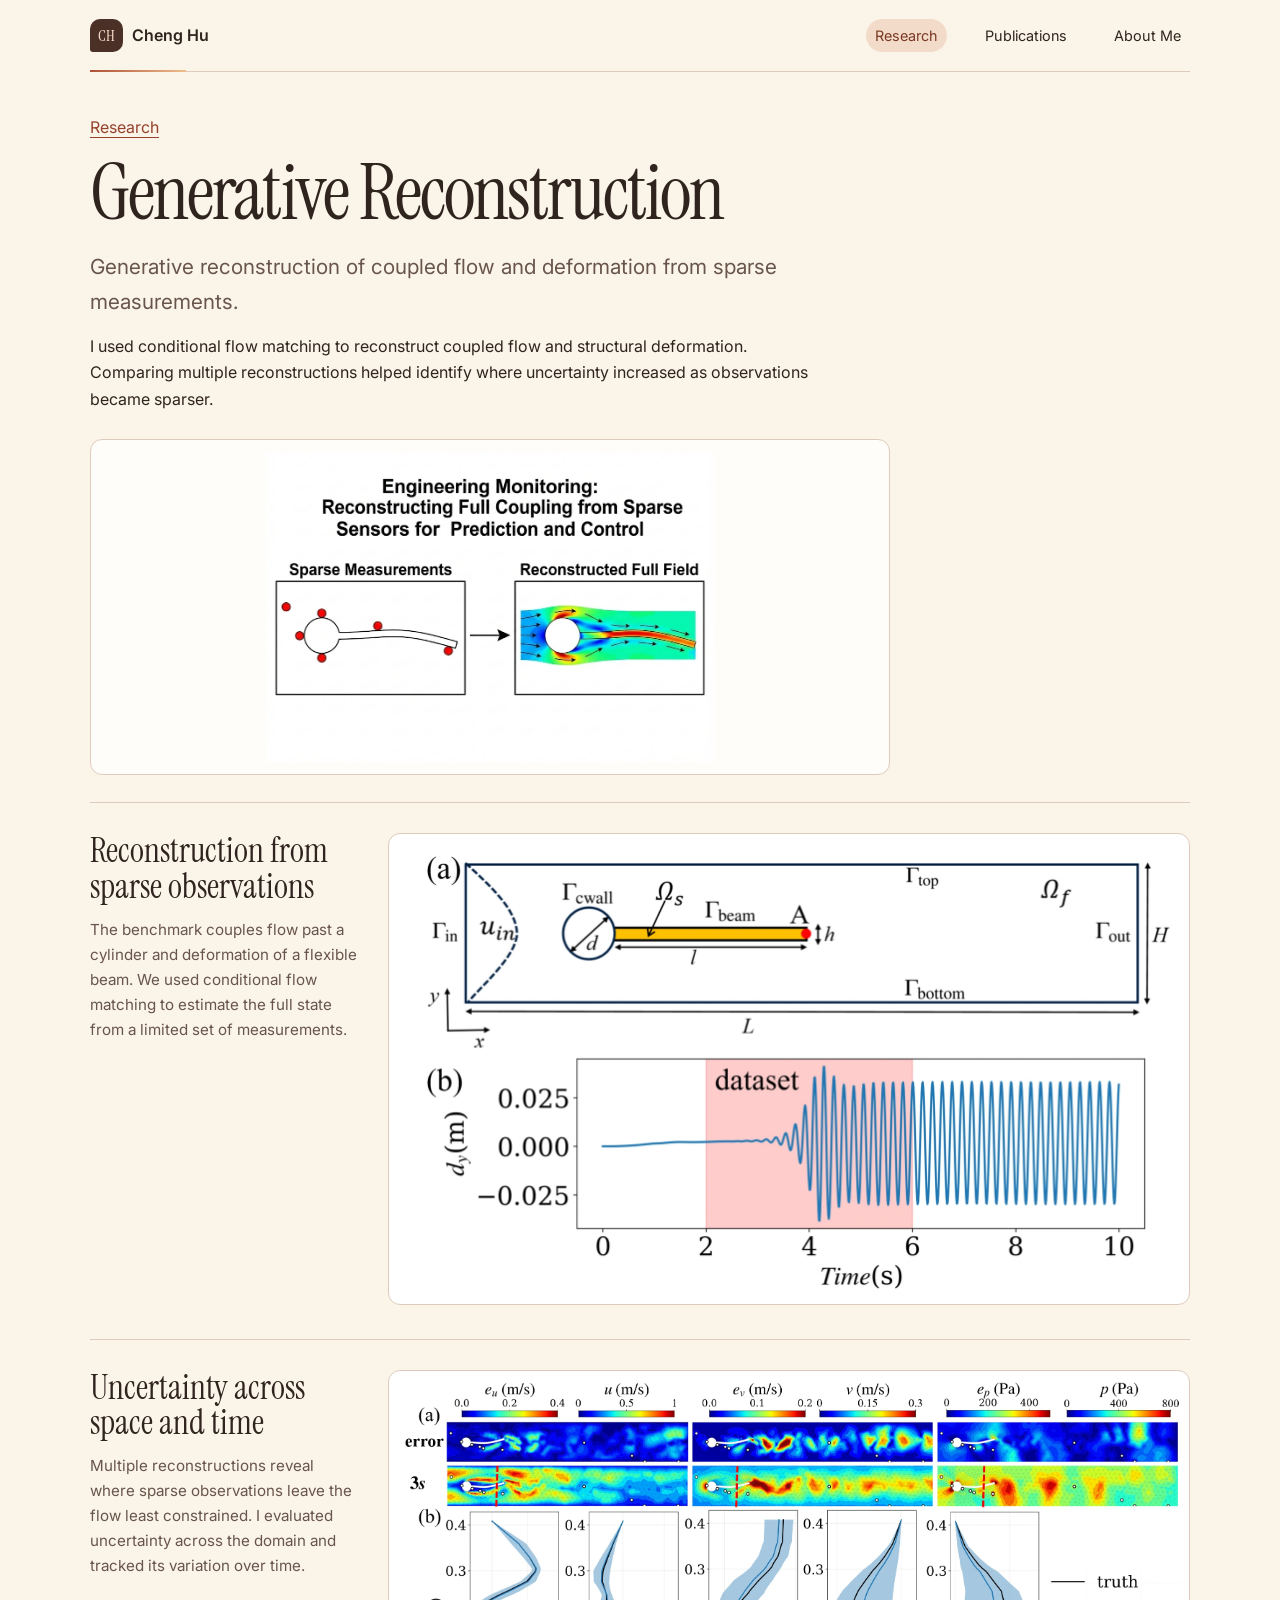
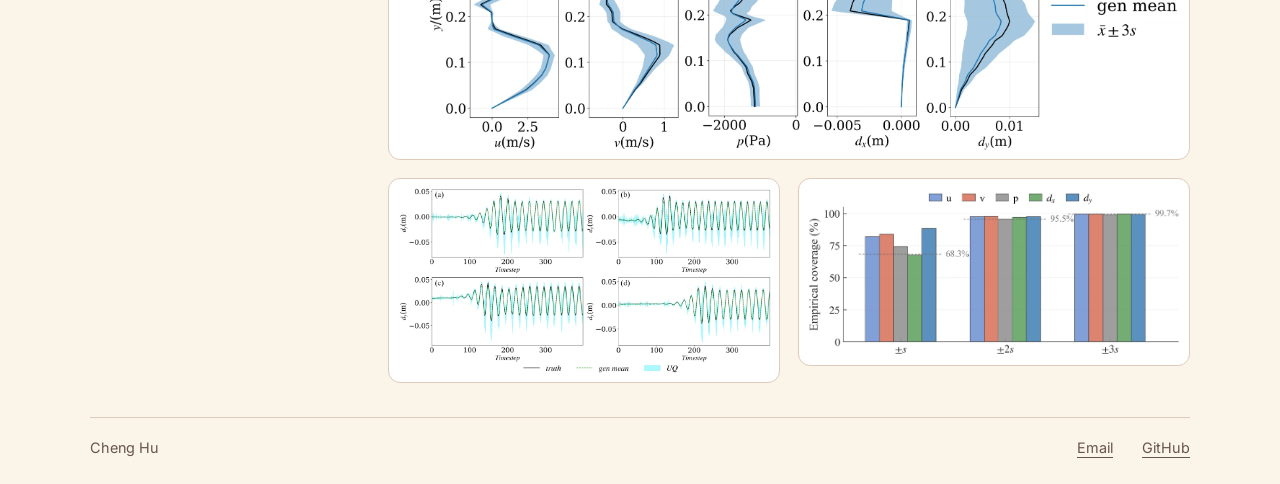
<file: scientific-ml.html>
<!doctype html>
<html lang="en">
<head><meta charset="utf-8"><meta name="viewport" content="width=device-width, initial-scale=1"><meta name="description" content="Cheng Hu’s research in computational mechanics and scientific machine learning."><title>Generative Reconstruction · Cheng Hu</title><link rel="stylesheet" href="style.css"></head>
<body><a class="skip" href="#main">Skip to content</a>
<header class="shell top"><a class="brand" href="index.html"><span class="brand-mark" aria-hidden="true">CH</span>Cheng Hu</a><nav aria-label="Main navigation"><a href="research.html" aria-current="page">Research</a><a href="publications.html">Publications</a><a href="about.html">About Me</a></nav></header>
<main id="main" class="shell"><section class="page-head"><a class="text-link" href="research.html">Research</a><h1>Generative Reconstruction</h1><p class="lead">Generative reconstruction of coupled flow and deformation from sparse measurements.</p><p class="project-copy">I used conditional flow matching to reconstruct coupled flow and structural deformation. Comparing multiple reconstructions helped identify where uncertainty increased as observations became sparser.</p></section><figure class="project-cover"><a href="figures/fsi-reconstruction.webp" aria-label="Open full research figure"><img src="figures/fsi-reconstruction.webp" alt="Flow field reconstruction from sparse observations" decoding="async"></a></figure><section class="study-block"><div class="study-text"><h2>Reconstruction from sparse observations</h2><p>The benchmark couples flow past a cylinder and deformation of a flexible beam. We used conditional flow matching to estimate the full state from a limited set of measurements.</p></div><div class="study-figures" data-panels="2"><figure><a href="figures/fsi-benchmark.webp" aria-label="Open full image: Fluid–structure benchmark and time series"><img src="figures/fsi-benchmark.webp" alt="Fluid–structure benchmark and time series" decoding="async"></a></figure></div></section><section class="study-block"><div class="study-text"><h2>Uncertainty across space and time</h2><p>Multiple reconstructions reveal where sparse observations leave the flow least constrained. I evaluated uncertainty across the domain and tracked its variation over time.</p></div><div class="study-figures" data-panels="3"><figure><a href="figures/fsi-spatial.webp" aria-label="Open full image: Spatial variability across reconstructions"><img src="figures/fsi-spatial.webp" alt="Spatial variability across reconstructions" decoding="async"></a></figure><figure><a href="figures/fsi-temporal.webp" aria-label="Open full image: Time series and reconstruction variability"><img src="figures/fsi-temporal.webp" alt="Time series and reconstruction variability" decoding="async"></a></figure><figure><a href="figures/fsi-coverage.webp" aria-label="Open full image: Empirical interval coverage"><img src="figures/fsi-coverage.webp" alt="Empirical interval coverage" decoding="async"></a></figure></div></section></main>
<footer class="shell footer"><span>Cheng Hu</span><div><a href="mailto:corleone@mail.sdu.edu.cn">Email</a> <a href="https://github.com/Pianocoder7">GitHub</a></div></footer></body></html>
</file>
<file: style.css>
@import url('https://fonts.googleapis.com/css2?family=Instrument+Serif:ital@0;1&family=Inter:wght@400;500;600;700&display=swap');
:root{--paper:#f8f4ec;--ink:#27251f;--muted:#62594f;--accent:#93432e;--line:#ded4c6;--serif:"Instrument Serif",Georgia,serif;--sans:Inter,system-ui,sans-serif}
*{box-sizing:border-box}body{margin:0;background:var(--paper);color:var(--ink);font:1rem/1.65 var(--sans)}a{color:inherit}a:focus-visible{outline:2px solid var(--accent);outline-offset:4px}.shell{width:min(1080px,calc(100% - 72px));margin-inline:auto}.skip{position:absolute;left:12px;top:12px;transform:translateY(-160%);padding:8px;background:white}.skip:focus{transform:none}.top,.footer{display:flex;justify-content:space-between;align-items:center;gap:14px}.top{min-height:72px;border-bottom:1px solid var(--line)}.brand{font-weight:600;text-decoration:none;white-space:nowrap}nav,.footer div{display:flex;gap:clamp(11px,3vw,29px);font-size:.9rem}nav a{text-decoration:none}nav a:hover,nav [aria-current],.text-link{color:var(--accent)}.text-link{text-decoration-thickness:1px;text-underline-offset:4px}
h1,h2,h3,p,figure{margin:0}h1,h2,h3{font:400 2.35rem/1.04 var(--serif)}h1{font-size:clamp(3.4rem,7.5vw,6.5rem);letter-spacing:-.025em}h1 em{color:var(--accent)}.home-lead{padding:56px 0 28px}.eyebrow{color:var(--accent);font-weight:600;font-size:.875rem;margin-bottom:12px}.lead{font-size:clamp(1.05rem,2vw,1.3rem);max-width:39em;color:var(--muted);margin-top:16px}.page-head{padding:42px 0 27px}.page-head>a{display:inline-block;margin-bottom:14px}.page-head h1{font-size:clamp(3rem,6vw,5.2rem)}.project-copy{max-width:45em;margin-top:14px}
.mosaic,.research-grid,.figure-grid{display:grid;gap:13px;margin-bottom:33px}.mosaic{grid-template-columns:repeat(4,minmax(0,1fr))}.mosaic a,.research-card a{display:block;text-decoration:none;background:#f1e8dc;border:1px solid var(--line);border-radius:7px;overflow:hidden}.mosaic a:hover span,.research-card a:hover h3{color:var(--accent)}.mosaic img,.research-card img{display:block;width:100%;height:155px;object-fit:contain;background:#fff;padding:10px}.mosaic span{display:block;padding:10px 12px;font-size:.89rem;line-height:1.35;font-weight:600}.research-grid,.figure-grid{grid-template-columns:repeat(2,minmax(0,1fr));gap:20px}.research-card img{height:205px}.research-card a>div{padding:15px}.research-card p{margin-top:8px;color:var(--muted)}.data-figure a{display:grid;place-items:center;background:white;border:1px solid var(--line);border-radius:7px;padding:12px}.data-figure img{width:100%;height:clamp(180px,32vw,337px);object-fit:contain}.data-figure figcaption{padding-top:7px;color:var(--muted);font-size:.9rem}
.section{border-top:1px solid var(--line);display:grid;grid-template-columns:minmax(145px,.65fr) minmax(0,2fr);gap:18px;padding:23px 0 26px;align-items:baseline}.citation,.footer{color:var(--muted);font-size:.9rem}.citation{margin-top:8px}.section-link{display:inline-block;margin-top:10px}.footer{border-top:1px solid var(--line);padding:18px 0 25px}.footer a{text-underline-offset:4px}
@media(max-width:700px){.shell{width:calc(100% - 32px)}.top{min-height:62px}.mosaic{grid-template-columns:repeat(2,minmax(0,1fr))}.research-grid,.figure-grid,.section{grid-template-columns:minmax(0,1fr)}.home-lead{padding-top:35px}.section{gap:9px}.mosaic img{height:105px}.mosaic span{padding:8px}.footer div{gap:10px}}@media(max-width:360px){nav{font-size:.8rem;gap:8px}}

.study-block{display:grid;grid-template-columns:minmax(165px,1fr) minmax(0,3fr);gap:30px;padding:30px 0 34px;border-top:1px solid var(--line)}.study-text h2{font-size:2.15rem;margin-bottom:12px}.study-text p{font-size:.95rem;color:var(--muted)}.study-figures{display:grid;grid-template-columns:repeat(2,minmax(0,1fr));gap:18px;align-items:start}.study-figures[data-panels="3"] figure:first-child{grid-column:1/-1}.study-figures a{display:block;background:white;border:1px solid var(--line);border-radius:7px;padding:8px}.study-figures img{display:block;width:100%;height:auto}.study-figures figcaption{font-size:.88rem;color:var(--muted);margin-top:5px}@media(max-width:700px){.study-block{grid-template-columns:minmax(0,1fr);gap:14px}.study-figures{gap:10px}}@media(max-width:480px){.study-figures{grid-template-columns:minmax(0,1fr)}}

.research-collage{margin:0 0 32px}.collage-grid{display:grid;grid-template-columns:repeat(3,minmax(0,1fr));gap:2px;padding:2px;background:var(--line);border:1px solid var(--line);border-radius:9px;overflow:hidden}.collage-grid a{display:flex;flex-direction:column;justify-content:space-between;min-width:0;background:#fff;text-decoration:none}.collage-grid img{width:100%;height:clamp(120px,16vw,180px);object-fit:contain;padding:5px}.collage-grid span{background:#f3ece0;padding:6px 10px;color:var(--muted);font-size:.85rem}.collage-grid a:hover span,.collage-grid a:focus-visible span{color:var(--accent)}.collage-grid a:focus-visible{outline-offset:-3px;z-index:1}.research-collage figcaption{color:var(--muted);font-size:.86rem;margin-top:7px}@media(max-width:650px){.collage-grid{grid-template-columns:repeat(2,minmax(0,1fr))}.collage-grid img{height:107px}}
:root{--paper:#f5f2e8;--ink:#172520;--muted:#4f6057;--accent:#335e4d;--line:#cfd6c9}
.shell{width:min(1100px,calc(100% - 64px))}
.top{border-color:var(--line)}
nav [aria-current]{text-decoration:underline;text-underline-offset:6px}
.home-lead{padding:48px 0 28px}
.home-lead h1{font-size:clamp(3.1rem,7vw,6rem);letter-spacing:-.034em}
.home-lead .lead{max-width:38em}
.research-collage{margin-bottom:33px}
.collage-grid{grid-template-columns:1.26fr 1fr 1fr;gap:1px;padding:0;border-color:#c2ccbd;border-radius:14px}
.collage-grid a{background:#fff}
.collage-grid a:first-child{grid-row:span 2}
.collage-grid a:first-child img{height:100%;min-height:0}
.collage-grid a img{min-height:0;flex:1;padding:12px}
.collage-grid span{background:#e5ebdf;color:#273f32;padding:8px 12px}
.collage-grid a:hover span,.collage-grid a:focus-visible span{background:#cfdfd0;color:#172f20}
.research-card a{background:#e9eee5}
.research-card a:hover h3{text-decoration:underline;text-underline-offset:5px}
.about-profile{display:grid;grid-template-columns:minmax(160px,235px) minmax(0,1fr);align-items:center;gap:clamp(24px,6vw,66px);padding:48px 0 44px}
.portrait img{display:block;width:100%;height:auto;border-radius:14px}
.profile-text h1{font-size:clamp(3.5rem,7vw,5.8rem)}
.profile-bio{max-width:43ch;color:var(--muted);margin:12px 0 20px}
.profile-contact{display:flex;gap:10px;flex-wrap:wrap}
.profile-contact a{padding:5px 15px;border:1px solid var(--line);border-radius:20px;text-decoration:none}
.profile-contact a:hover{background:#dce8dc}
.experience dl{margin:0}
.experience dl>div{border-left:2px solid var(--line);padding:0 0 18px 16px}
.experience dl>div:last-child{padding-bottom:0}
.experience dt{font-weight:600}
.experience dd{color:var(--muted);margin:2px 0 0}
.smoke-story{display:grid;grid-template-columns:minmax(0,1fr) minmax(0,1.08fr);gap:25px;align-items:center;border-top:1px solid var(--line);padding:25px 0}
.smoke-story h2,.software-story h2{margin-bottom:10px}
.smoke-story p,.software-story p{color:var(--muted)}
.packing-figure{padding:18px;border:1px solid var(--line);border-radius:12px;background:#eaeee2}
.rod-labels{display:grid;grid-template-columns:1fr 3fr;color:var(--muted);font-size:.85rem;text-align:center}
.rod{display:grid;grid-template-columns:1fr 0.7fr 1.6fr 0.7fr;overflow:hidden;border:1px solid #607466;border-radius:28px;margin:7px 0 11px;height:52px}
.rod .filter{background:#f7f7ed;display:flex;align-items:center;justify-content:center;gap:4px;border-right:1px solid #607466}.rod i{width:4px;height:4px;background:#526e60;border-radius:50%}
.dense,.packing-key span:first-child b{background:#527664}.loose,.packing-key span:last-child b{background:#b2c8a8}
.packing-key{display:flex;gap:12px;flex-wrap:wrap;font-size:.85rem}.packing-key b{display:inline-block;width:12px;height:12px;border-radius:2px;vertical-align:middle;margin-right:4px}
.packing-figure figcaption{font-size:.9rem;color:var(--muted);margin-top:10px}
.software-story{padding:24px 0 36px;border-top:1px solid var(--line)}
.software-story figure{margin-top:15px}
.software-story img{display:block;width:100%;height:auto;border:1px solid var(--line);border-radius:10px}
@media(max-width:700px){.shell{width:calc(100% - 32px)}.collage-grid{grid-template-columns:repeat(2,minmax(0,1fr))}.collage-grid a:first-child{grid-row:auto;grid-column:1/-1}.collage-grid a:first-child img{height:170px}.collage-grid a img{padding:5px}.about-profile,.smoke-story{grid-template-columns:minmax(0,1fr)}.about-profile{gap:20px;padding-top:28px}.portrait{max-width:185px}}
@media(min-width:701px){.collage-grid{grid-auto-rows:clamp(145px,16vw,192px)}.collage-grid a img,.collage-grid a:first-child img{height:0;flex:1 1 0}}
:root{--paper:#fbf4e9;--ink:#30241e;--muted:#68554b;--accent:#95412c;--line:#dfcbbb}
.top{border-color:var(--line);position:relative}
.top::after{content:"";position:absolute;height:2px;bottom:-1px;left:0;width:clamp(42px,8vw,96px);background:linear-gradient(90deg,#ae5136,#efbd8a)}
.brand{display:inline-flex;align-items:center;gap:9px}
.brand-mark{display:grid;place-items:center;width:33px;height:33px;border-radius:10px 10px 10px 3px;background:#4b3028;color:#ffe3cd;font:1rem/1 var(--serif)}
nav a{padding:5px 9px;border-radius:20px}
nav a:hover,nav a[aria-current]{background:#f3dbca;color:#793923;text-decoration:none}
.field-hero{position:relative;overflow:hidden;margin:19px 0 26px;padding:36px clamp(15px,4vw,44px) 39px;isolation:isolate;border-radius:20px;background:linear-gradient(117deg,#faeadb 25%,#f5d3bb 72%,#edb99a)}
.field-hero h1{font-size:clamp(2.75rem,7.5vw,5.9rem);letter-spacing:-.033em}
.field-hero h1 em{color:#8b3b29}
.field-hero .lead{max-width:36em;position:relative}
.flow-field{position:absolute;z-index:-1;inset:-60% -18% -65% 44%;opacity:.58;pointer-events:none;background:repeating-radial-gradient(ellipse at 70% 48%,#a9503d66 0 1px,transparent 2px 12px);mask-image:linear-gradient(90deg,transparent,#000 48%);transform:rotate(-14deg)}
@media(prefers-reduced-motion:no-preference){.flow-field{animation:contour-drift 10s ease-in-out infinite alternate}.field-hero h1,.field-hero .lead{animation:headline-in .56s ease-out both}.field-hero .lead{animation-delay:.12s}@keyframes contour-drift{to{transform:translate(4%,-3%) rotate(-9deg)}}@keyframes headline-in{from{opacity:0;transform:translateY(9px)}to{opacity:1;transform:none}}}
.research-board{margin:0 0 35px}
.rail-heading{display:flex;justify-content:space-between;align-items:baseline;gap:10px;margin-bottom:10px}
.rail-heading>span{font-size:.84rem;color:var(--muted)}
.mobile-rail-hint{display:none}
.project-rail{--project-gap:15px;display:grid;grid-auto-flow:column;grid-auto-columns:min(36%,365px);grid-template-rows:1fr;gap:var(--project-gap);overflow-x:auto;scroll-snap-type:x mandatory;overscroll-behavior-inline:contain;list-style:none;margin:0;padding:5px 0 12px;scrollbar-width:thin;scrollbar-color:#b9785e transparent;cursor:grab}
.project-rail li{min-width:0;scroll-snap-align:start;display:flex}
.rail-card{display:grid;grid-template-rows:154px 1fr;overflow:hidden;width:100%;border-radius:13px;border:1px solid #e2cbbb;background:#fbefdf;text-decoration:none;color:var(--ink);-webkit-user-drag:none}
.rail-card:focus-visible{outline-offset:-4px}
.rail-card:hover,.rail-card:focus-visible{border-color:#a7553a}
.panel-art{background:#fffdf9;display:grid;place-items:center;padding:10px;border-bottom:1px solid #ead7c8;overflow:hidden}
.panel-art img{display:block;width:100%;height:132px;object-fit:contain;user-select:none;-webkit-user-drag:none}
.panel-caption{padding:11px 13px 15px}
.panel-caption h3{font-size:1.72rem}
.project-credit{display:block;font-size:.78rem;line-height:1.35;color:#863f2a;margin-top:6px}
.page-head>.project-credit{font-size:.9rem}
.research-card a{background:#f6e7d7}
.research-card .project-credit+p{margin-top:10px}
.project-rail.is-dragging{scroll-snap-type:none;cursor:grabbing;user-select:none}
.project-rail.is-dragging a{cursor:grabbing}
.rail-progress{position:relative;height:3px;border-radius:6px;background:#ead6c5;margin-top:3px}
.rail-progress span{position:absolute;width:40%;height:100%;border-radius:inherit;background:linear-gradient(90deg,#a75139,#d79567)}
.project-cover{margin:0 0 27px;max-width:800px;min-width:0}
.project-cover a{display:block;background:#fffdf9;border:1px solid var(--line);border-radius:12px;padding:12px}
.project-cover img{display:block;width:100%;max-height:310px;object-fit:contain}
.project-cover figcaption{color:var(--muted);font-size:.88rem;margin-top:6px}
.smoke-story .project-cover{margin:0}
@media(prefers-reduced-motion:no-preference){.rail-card .panel-art img{transition:transform .3s ease}.rail-card:hover .panel-art img,.rail-card:focus-visible .panel-art img{transform:scale(1.045)}.rail-card{transition:box-shadow .2s,border-color .2s}.rail-card:hover{box-shadow:0 7px 14px #623b231e}.brand-mark{transition:transform .25s}.brand:hover .brand-mark{transform:rotate(-7deg)}}
@media(max-width:700px){nav a{padding-inline:3px}.brand-mark{width:29px;height:29px}.project-rail{grid-auto-columns:min(72%,330px)}.desktop-rail-hint{display:none}.mobile-rail-hint{display:inline}.field-hero{padding-block:26px}.flow-field{inset:-40% -55% -55% 37%}.rail-heading h2{font-size:1.95rem}}
@media(max-width:350px){.top{gap:7px}.brand{gap:5px}nav{gap:4px}nav a{padding-inline:2px}.rail-heading>span{font-size:.75rem}}

/* Keep the illustration, summary and citation on distinct reading lines. */
.panel-caption{display:flex;flex-direction:column;flex:1;gap:.45rem;padding:clamp(.9rem,1.7vw,1.4rem)}
.panel-caption h3{margin:0;line-height:1.1;text-wrap:balance}
.panel-caption .project-summary{font-size:.95rem;line-height:1.5;color:#51463d;margin:0;text-wrap:pretty}
.panel-caption .project-credit{margin-top:auto;padding-top:.55rem;line-height:1.35}
.project-rail{scrollbar-width:none}
.project-rail::-webkit-scrollbar{display:none}
.rail-card:focus-visible{outline:2px solid #843e28;outline-offset:-3px}
.study-figures:has(>figure:only-child){grid-template-columns:minmax(0,1fr)}
.study-figures:has(>figure:only-child) img{max-height:32rem;object-fit:contain}
@media(hover:hover) and (prefers-reduced-motion:no-preference){
 .study-figures figure a,.project-cover a{display:block;transition:box-shadow .25s ease;border-radius:12px}
 .study-figures figure a:hover,.project-cover a:hover{box-shadow:0 5px 22px rgb(82 48 26 / .12)}
}
</file>
